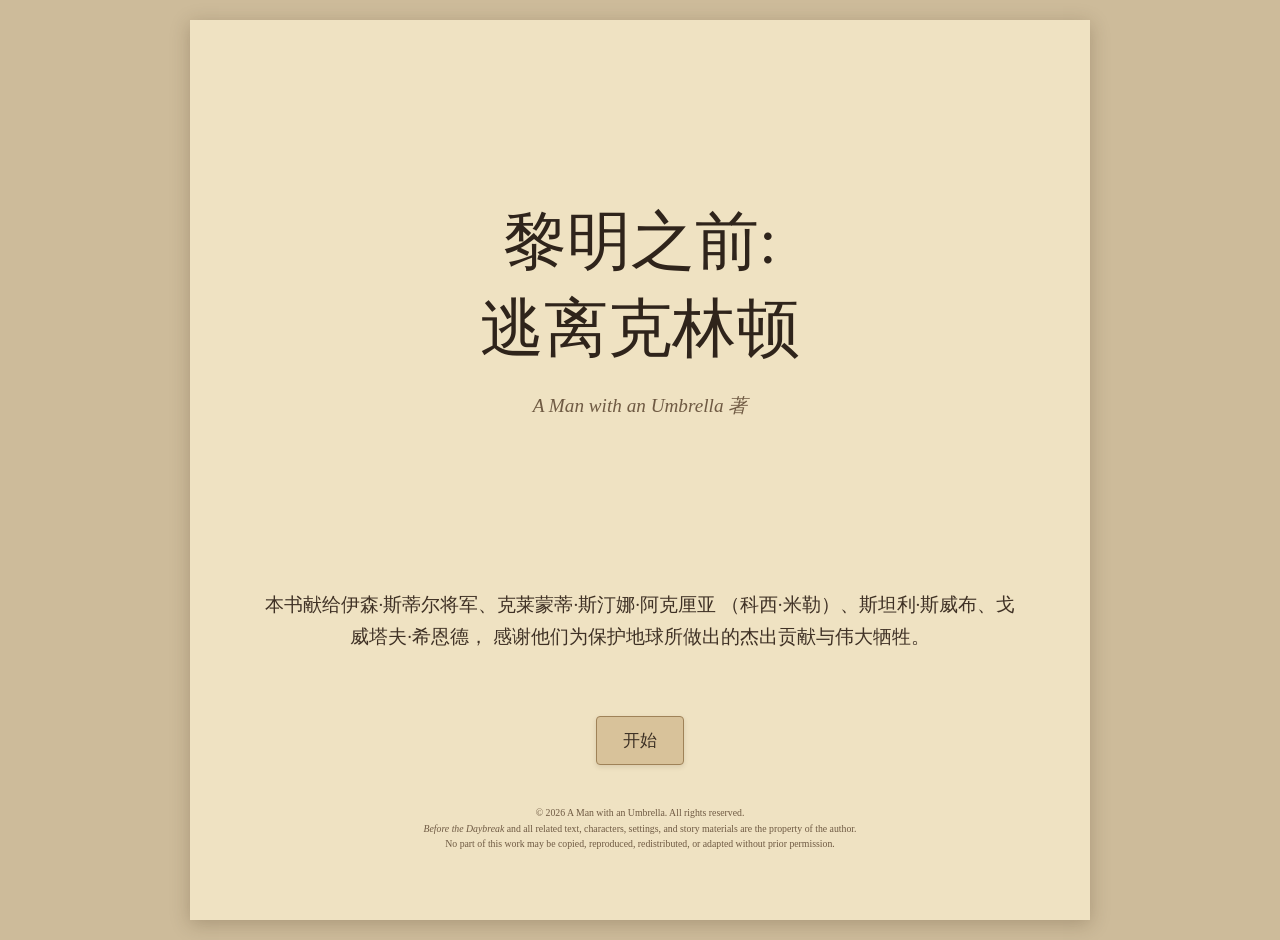
<file: index.html>
<!DOCTYPE html>
<html lang="en">
<head>
    <meta charset="UTF-8">
    <meta name="viewport" content="width=device-width, initial-scale=1.0">
    <title>黎明之前：逃离克林顿</title>
    <link rel="stylesheet" href="style.css">
</head>
<body class="opening-page">
    <div class="opening-container">
        <div class="opening-center">
            <h1 class="opening-title">黎明之前: </h1>
            <h2 class="opening-title">逃离克林顿</h2>
            <p class="opening-subtitle">A Man with an Umbrella 著</p>
        </div>

        <div class="opening-dedication">
            <p>
                本书献给伊森·斯蒂尔将军、克莱蒙蒂·斯汀娜·阿克厘亚
                （科西·米勒）、斯坦利·斯威布、戈威塔夫·希恩德，
                感谢他们为保护地球所做出的杰出贡献与伟大牺牲。
            </p>
        </div>
        <a href="game.html" class="button-link">开始</a>
        <p class="copyright-note">
            &copy; 2026 A Man with an Umbrella. All rights reserved.<br>
            <em>Before the Daybreak</em> and all related text, characters, settings, and story materials are the property of the author. <br />No part of this work may be copied, reproduced, redistributed, or adapted without prior permission.
        </p>
    </div>
   
</body>
</html>
</file>
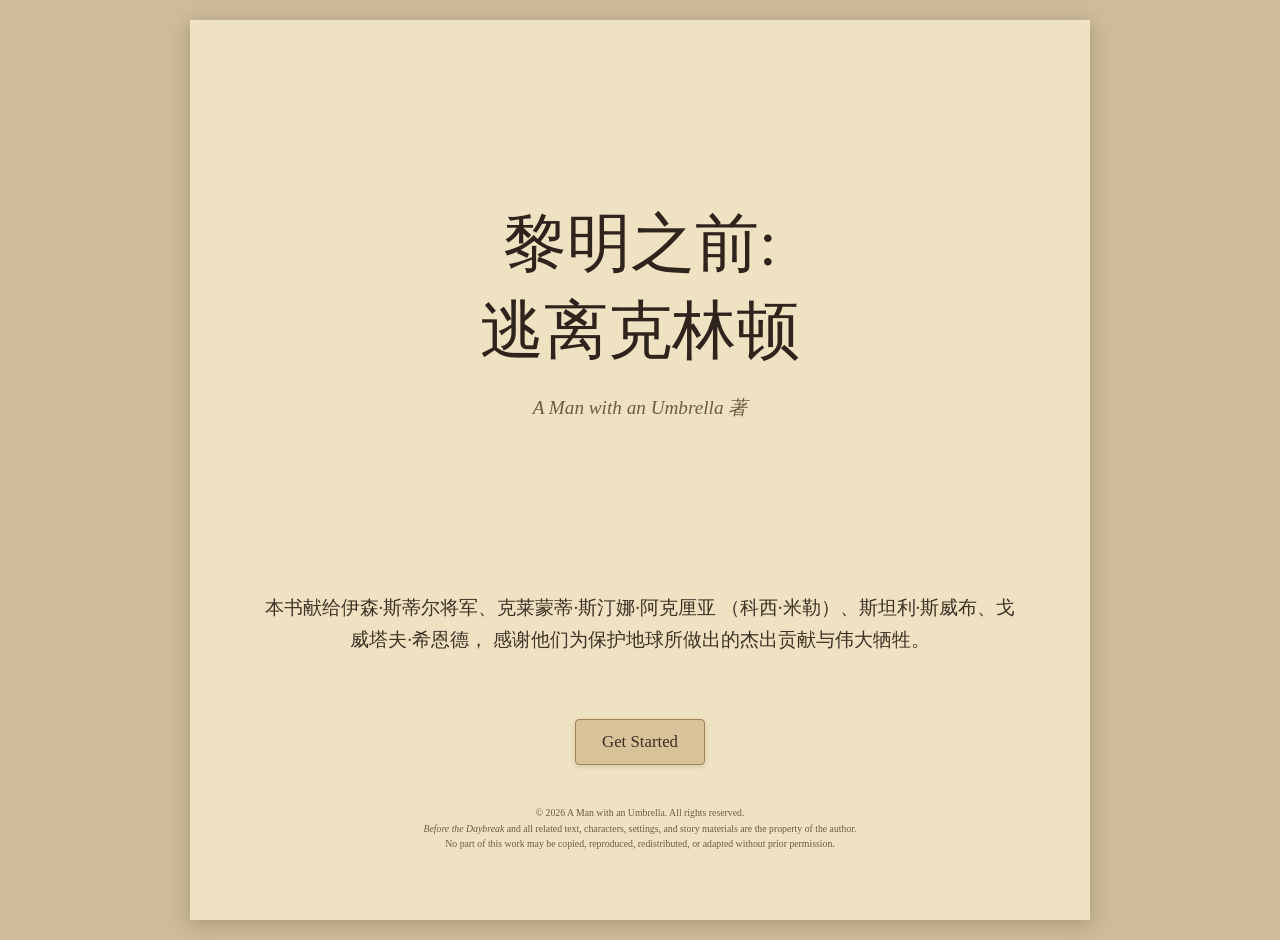
<file: opening.html>
<!DOCTYPE html>
<html lang="en">
<head>
    <meta charset="UTF-8">
    <meta name="viewport" content="width=device-width, initial-scale=1.0">
    <title>黎明之前：逃离克林顿</title>
    <link rel="stylesheet" href="style.css">
</head>
<body class="opening-page">
    <div class="opening-container">
        <div class="opening-center">
            <h1 class="opening-title">黎明之前: </h1>
            <h2 class="opening-title">逃离克林顿</h2>
            <p class="opening-subtitle">A Man with an Umbrella 著</p>
        </div>

        <div class="opening-dedication">
            <p>
                本书献给伊森·斯蒂尔将军、克莱蒙蒂·斯汀娜·阿克厘亚
                （科西·米勒）、斯坦利·斯威布、戈威塔夫·希恩德，
                感谢他们为保护地球所做出的杰出贡献与伟大牺牲。
            </p>
        </div>
        <a href="game.html" class="button-link">Get Started</a>
        <p class="copyright-note">
            &copy; 2026 A Man with an Umbrella. All rights reserved.<br>
            <em>Before the Daybreak</em> and all related text, characters, settings, and story materials are the property of the author. <br />No part of this work may be copied, reproduced, redistributed, or adapted without prior permission.
        </p>
    </div>
   
</body>
</html>
</file>
<file: style.css>
body.opening-page {
    background-color: #cdbb9a;
    color: #3b2f24;
    margin: 0;
    min-height: 100vh;
    font-family: Georgia, "Times New Roman", serif;
}

.opening-container {
    
    min-height: 100vh;
    display: flex;
    flex-direction: column;
    justify-content: space-between;
    align-items: center;
    padding: 60px 40px 40px 40px;
    box-sizing: border-box;
    background-color: #efe2c2;
    max-width: 900px;
    margin: 20px auto;
    box-shadow: 0 4px 18px rgba(60, 40, 20, 0.25);
}

.opening-center {
    flex: 1;
    display: flex;
    flex-direction: column;
    justify-content: center;
    align-items: center;
}

.opening-title {
    font-family: "Lucida Handwriting", "Brush Script MT", cursive;
    font-size: 4rem;
    font-weight: normal;
    color: #2f241b;
    text-align: center;
    margin: 0;
}

.opening-subtitle {
    margin-top: 18px;
    font-size: 1.2rem;
    color: #6f5a43;
    font-family: Garamond, "Times New Roman", serif;
    font-style: italic;
    text-align: center;
}

.opening-dedication {
    max-width: 760px;
    text-align: center;
    font-size: 1rem;
    line-height: 1.7;
    color: #4a3a2c;
    margin-bottom: 10px;
}
body {
    background-color: #cdbb9a;
    color: #3b2f24;
    font-family: Garamond, "Times New Roman", serif;
    margin: 0;
    padding: 0;
}



h1 {
    font-family: Garamond, "Baskerville Old Face", "Times New Roman", serif;
    text-align: center;
    font-size: 2rem;
    margin-bottom: 28px;
    color: #2f241b;
}

img {
    display: block;
    width: 100%;
    max-width: 780px;
    height: auto;
    margin: 0 auto 28px auto;
    border: 6px solid #d8c29a;
    box-shadow: 0 2px 10px rgba(50, 35, 20, 0.2);
}

p {
    font-size: 1.2rem;
    line-height: 1.7;
    text-align: center;
    margin-bottom: 28px;
    color: #3f3125;
}

button {
    display: block;
    margin: 0 auto;
    padding: 12px 24px;
    font-size: 1rem;
    font-family: inherit;
    background-color: #8b6b3f;
    color: #f7f0df;
    border: 1px solid #6e522f;
    border-radius: 6px;
    cursor: pointer;
}

    button:hover {
        background-color: #76562f;
    }
.button-link {
    display: block;
    width: fit-content;
    margin: 24px auto 0;
    padding: 10px 24px;
    background-color: #d8c29a;
    color: #3b2f24;
    text-decoration: none;
    font-family: Garamond, "Times New Roman", serif;
    font-size: 1.05rem;
    border: 1px solid #9f8258;
    border-radius: 4px;
    box-shadow: 0 2px 5px rgba(60, 40, 20, 0.12);
    transition: all 0.2s ease;
}

    .button-link:hover {
        background-color: #cdb082;
        color: #2c2219;
    }

body.game-page {
    background-color: #cdbb9a;
    color: #3b2f24;
    margin: 0;
    min-height: 100vh;
    font-family: Georgia, "Times New Roman", serif;
}

.game-container {
    max-width: 860px;
    margin: 40px auto;
    padding: 48px 42px;
    background-color: #efe2c2;
    box-shadow: 0 4px 18px rgba(60, 40, 20, 0.25);
    border: 1px solid #b89f72;
    box-sizing: border-box;
}

.scene-label {
    text-align: center;
    font-size: 0.95rem;
    letter-spacing: 1px;
    text-transform: uppercase;
    color: #7b644a;
    margin-bottom: 8px;
}

.scene-title {
    text-align: center;
    font-size: 2.7rem;
    margin: 0 0 10px 0;
    color: #2f241b;
    font-family: Garamond, "Baskerville Old Face", "Times New Roman", serif;
}

.scene-subtitle {
    text-align: center;
    font-size: 1.1rem;
    color: #6e5943;
    font-style: italic;
    margin-top: 0;
    margin-bottom: 28px;
}

.image-frame {
    margin-bottom: 28px;
    text-align: center;
}

.game-container.chapter .scene-image {
    display: block;
    width: 100%;
    max-width: 720px;
    height: auto;
    margin: 0 auto;
}

.game-container.content .scene-image {
    display: block;
    width: 100%;
    max-width: 300px;
    height: auto;
    margin: 0 auto;
}

.game-container.ending .scene-image {
    display: block;
    width: 100%;
    max-width: 720px;
    height: auto;
    margin: 0 auto;
}

.scene-caption {
    margin-top: 10px;
    font-size: 0.95rem;
    font-style: italic;
    color: #6e5943;
}

.scene-text {
    font-size: 1.12rem;
    line-height: 1.8;
    color: #3f3125;
}

    .scene-text p {
        margin-bottom: 18px;
    }

.choices {
    margin-top: 60px;
    display: flex;
    flex-direction: row;
    gap: 14px;
    align-items: center;
}

    .choices button,
    .choices a,
    .button-link {
        display: inline-block;
        padding: 12px 26px;
        background-color: #d8c29a;
        color: #3b2f24;
        text-decoration: none;
        font-family: Garamond, "Times New Roman", serif;
        font-size: 1.05rem;
        border: 1px solid #9f8258;
        border-radius: 4px;
        box-shadow: 0 2px 5px rgba(60, 40, 20, 0.12);
        transition: all 0.2s ease;
        cursor: pointer;
    }

        .choices button:hover,
        .choices a:hover,
        .button-link:hover {
            background-color: #cdb082;
            color: #2c2219;
        }

.continue-hint {
    margin-top: 24px;
    text-align: center;
    font-size: 0.95rem;
    color: #7a6248;
    font-style: italic;
}

.hidden {
    display: none;
}
.copyright-note {
    margin-top: 40px;
    max-width: 760px;
    text-align: center;
    font-size: 0.612rem;
    line-height: 1.6;
    color: #6f5a43;
}
</file>
